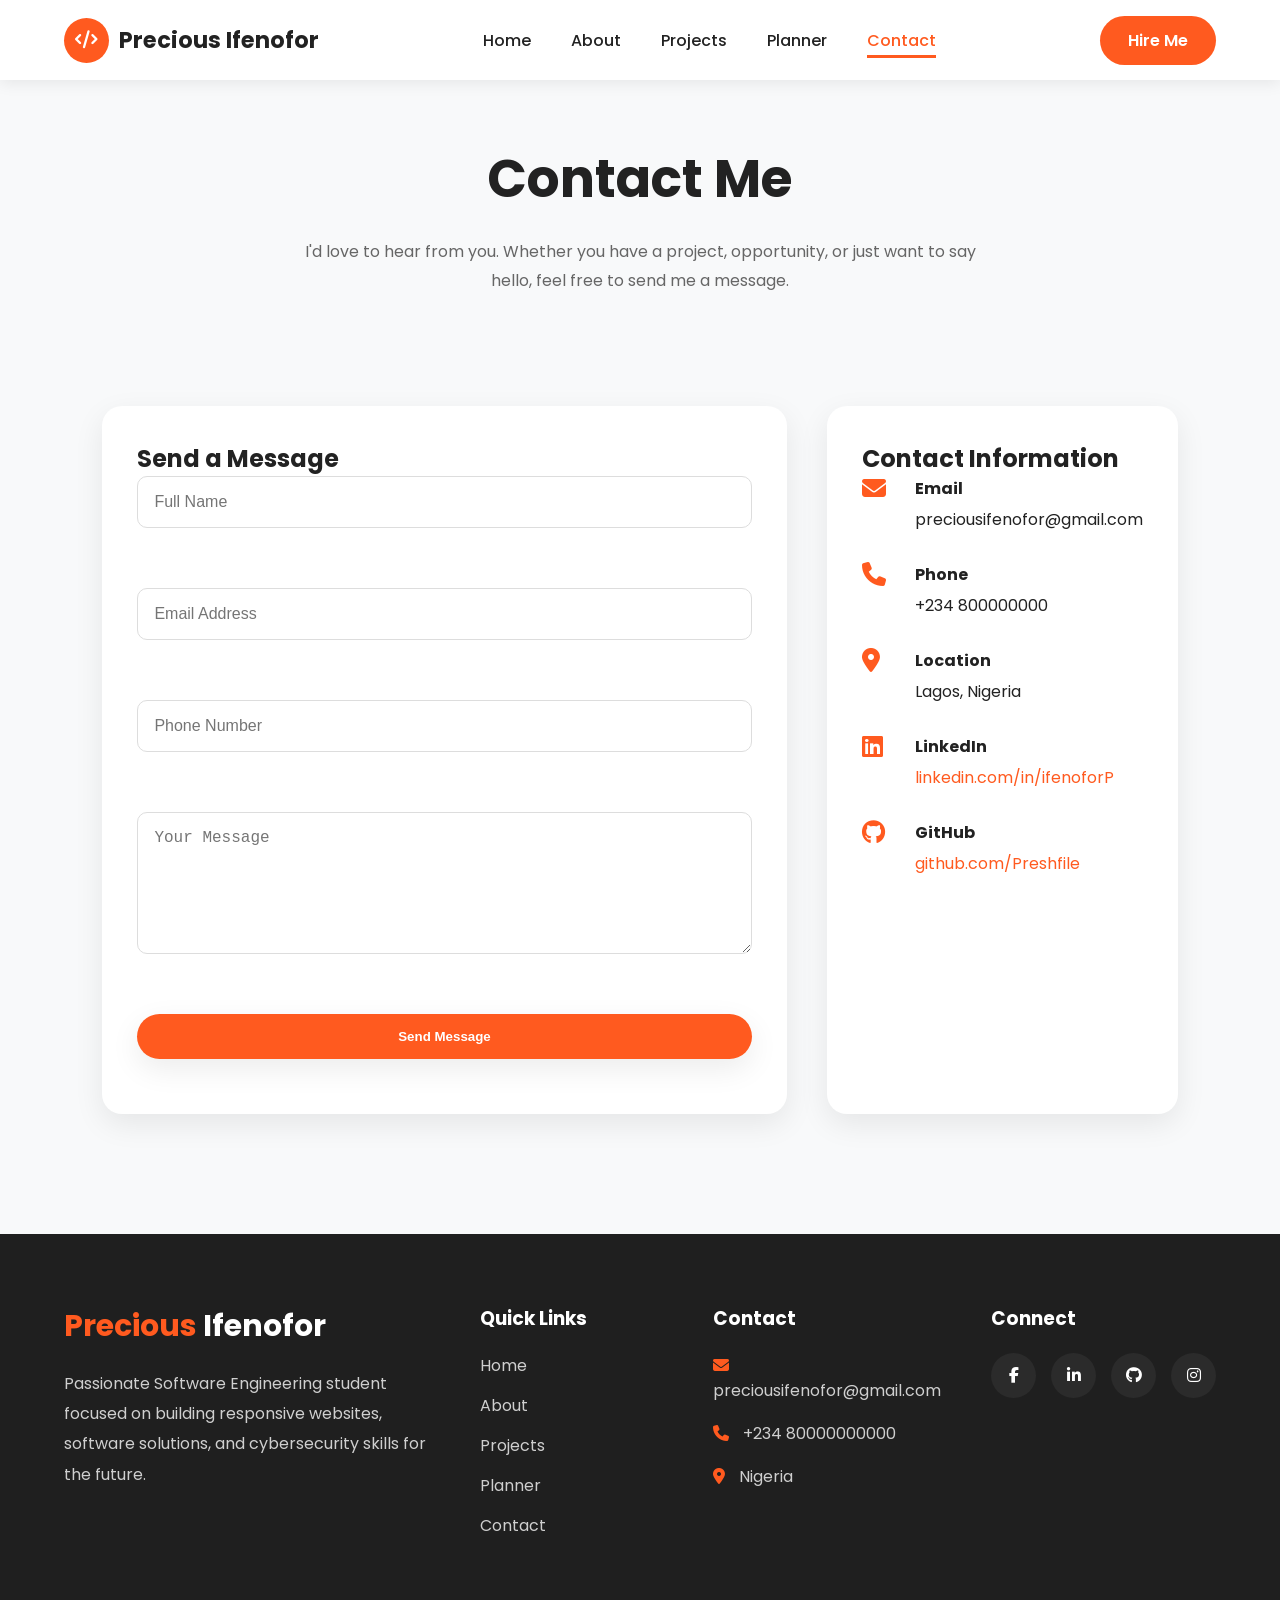
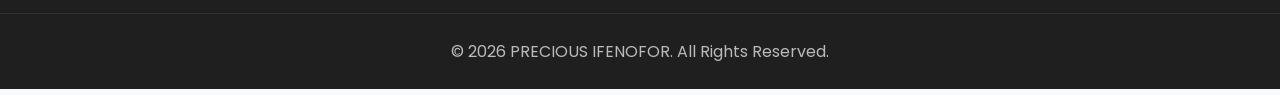
<file: contact.html>
<!doctype html>
<html lang="en">
  <head>
    <meta charset="UTF-8" />
    <meta name="viewport" content="width=device-width, initial-scale=1.0" />
    <!-- Google Font -->
    <link rel="preconnect" href="https://fonts.googleapis.com" />
    <link rel="preconnect" href="https://fonts.gstatic.com" crossorigin />

    <link
      href="https://fonts.googleapis.com/css2?family=Poppins:wght@300;400;500;600;700;800&display=swap"
      rel="stylesheet"
    />

    <!-- Font Awesome -->
    <link
      rel="stylesheet"
      href="https://cdnjs.cloudflare.com/ajax/libs/font-awesome/6.6.0/css/all.min.css"
    />

    <!-- CSS -->
    <link rel="stylesheet" href="css/style.css" />
    <link rel="stylesheet" href="css/responsive.css" />
    <title>Precious Potfolio Website</title>
  </head>

  <body>
    <!-- Header -->
    <header>
      <nav class="navbar">
        <!-- Logo -->

        <a href="index.html" class="logo">
          <span class="logo-icon">
            <i class="fa-solid fa-code"></i>
          </span>

          <span class="logo-text"> Precious Ifenofor</span>
        </a>

        <!-- Navigation -->

        <ul class="nav-links">
          <li><a href="index.html">Home</a></li>

          <li><a href="about.html">About</a></li>

          <li><a href="projects.html">Projects</a></li>

          <li><a href="planner.html">Planner</a></li>

          <li><a href="contact.html" class="active">Contact</a></li>
        </ul>

        <!-- CTA Button -->

        <a href="contact.html" class="btn-nav"> Hire Me </a>

        <!-- Mobile Menu -->

        <div class="hamburger">
          <span></span>

          <span></span>

          <span></span>
        </div>
      </nav>
    </header>

    <main>
      <!-- ==========================================
                CONTACT HERO
========================================== -->

      <section class="contact-hero">
        <div class="container">
          <h1>Contact Me</h1>

          <p>
            I'd love to hear from you. Whether you have a project, opportunity,
            or just want to say hello, feel free to send me a message.
          </p>
        </div>
      </section>

      <!-- ==========================================
                CONTACT SECTION
========================================== -->

      <section class="contact">
        <div class="contact-container">
          <!-- Contact Form -->

          <div class="contact-form">
            <h2>Send a Message</h2>

            <form id="contactForm">
              <input type="text" id="name" placeholder="Full Name" />

              <small class="error" id="nameError"></small>

              <input type="email" id="email" placeholder="Email Address" />

              <small class="error" id="emailError"></small>

              <input type="text" id="phone" placeholder="Phone Number" />

              <small class="error" id="phoneError"></small>

              <textarea
                id="message"
                rows="6"
                placeholder="Your Message"
              ></textarea>

              <small class="error" id="messageError"></small>

              <button type="submit" class="contact-form button">Send Message</button>

              <p id="successMessage"></p>
            </form>
          </div>

          <!-- Contact Information -->

          <div class="contact-info">
            <h2>Contact Information</h2>

            <div class="info-box">
              <i class="fas fa-envelope"></i>

              <div>
                <h4>Email</h4>

                <p>preciousifenofor@gmail.com</p>
              </div>
            </div>

            <div class="info-box">
              <i class="fas fa-phone"></i>

              <div>
                <h4>Phone</h4>

                <p>+234 800000000</p>
              </div>
            </div>

            <div class="info-box">
              <i class="fas fa-location-dot"></i>

              <div>
                <h4>Location</h4>

                <p>Lagos, Nigeria</p>
              </div>
            </div>

            <div class="info-box">
              <i class="fab fa-linkedin"></i>

              <div>
                <h4>LinkedIn</h4>

                <a href="#">linkedin.com/in/ifenoforP</a>
              </div>
            </div>

            <div class="info-box">
              <i class="fab fa-github"></i>

              <div>
                <h4>GitHub</h4>

                <a href="https://github.com/Preshfile">github.com/Preshfile</a>
              </div>
            </div>
          </div>
        </div>
      </section>
    </main>

    <!-- ==========================================
                FOOTER
=========================================== -->

    <footer>
      <div class="footer-container">
        <!-- Column 1 -->

        <div class="footer-about">
          <h2><span>Precious</span> Ifenofor</h2>

          <p>
            Passionate Software Engineering student focused on building
            responsive websites, software solutions, and cybersecurity skills
            for the future.
          </p>
        </div>

        <!-- Column 2 -->

        <div class="footer-links">
          <h3>Quick Links</h3>

          <ul>
            <li><a href="index.html">Home</a></li>

            <li><a href="about.html">About</a></li>

            <li><a href="projects.html">Projects</a></li>

            <li><a href="planner.html">Planner</a></li>

            <li><a href="contact.html">Contact</a></li>
          </ul>
        </div>

        <!-- Column 3 -->

        <div class="footer-contact">
          <h3>Contact</h3>

          <p>
            <i class="fa-solid fa-envelope"></i>

            preciousifenofor@gmail.com
          </p>

          <p>
            <i class="fa-solid fa-phone"></i>

            +234 80000000000
          </p>

          <p>
            <i class="fa-solid fa-location-dot"></i>

            Nigeria
          </p>
        </div>

        <!-- Column 4 -->

        <div class="footer-social">
          <h3>Connect</h3>

          <div class="footer-icons">
            <a href="#"><i class="fab fa-facebook-f"></i></a>

            <a href="#"><i class="fab fa-linkedin-in"></i></a>

            <a href="#"><i class="fab fa-github"></i></a>

            <a href="#"><i class="fab fa-instagram"></i></a>
          </div>
        </div>
      </div>

      <div class="footer-bottom">
        <p>© 2026 PRECIOUS IFENOFOR. All Rights Reserved.</p>
      </div>
    </footer>

    <script src="js/script.js"></script>
    <script src="js/validation.js"></script>
  </body>
</html>
</file>
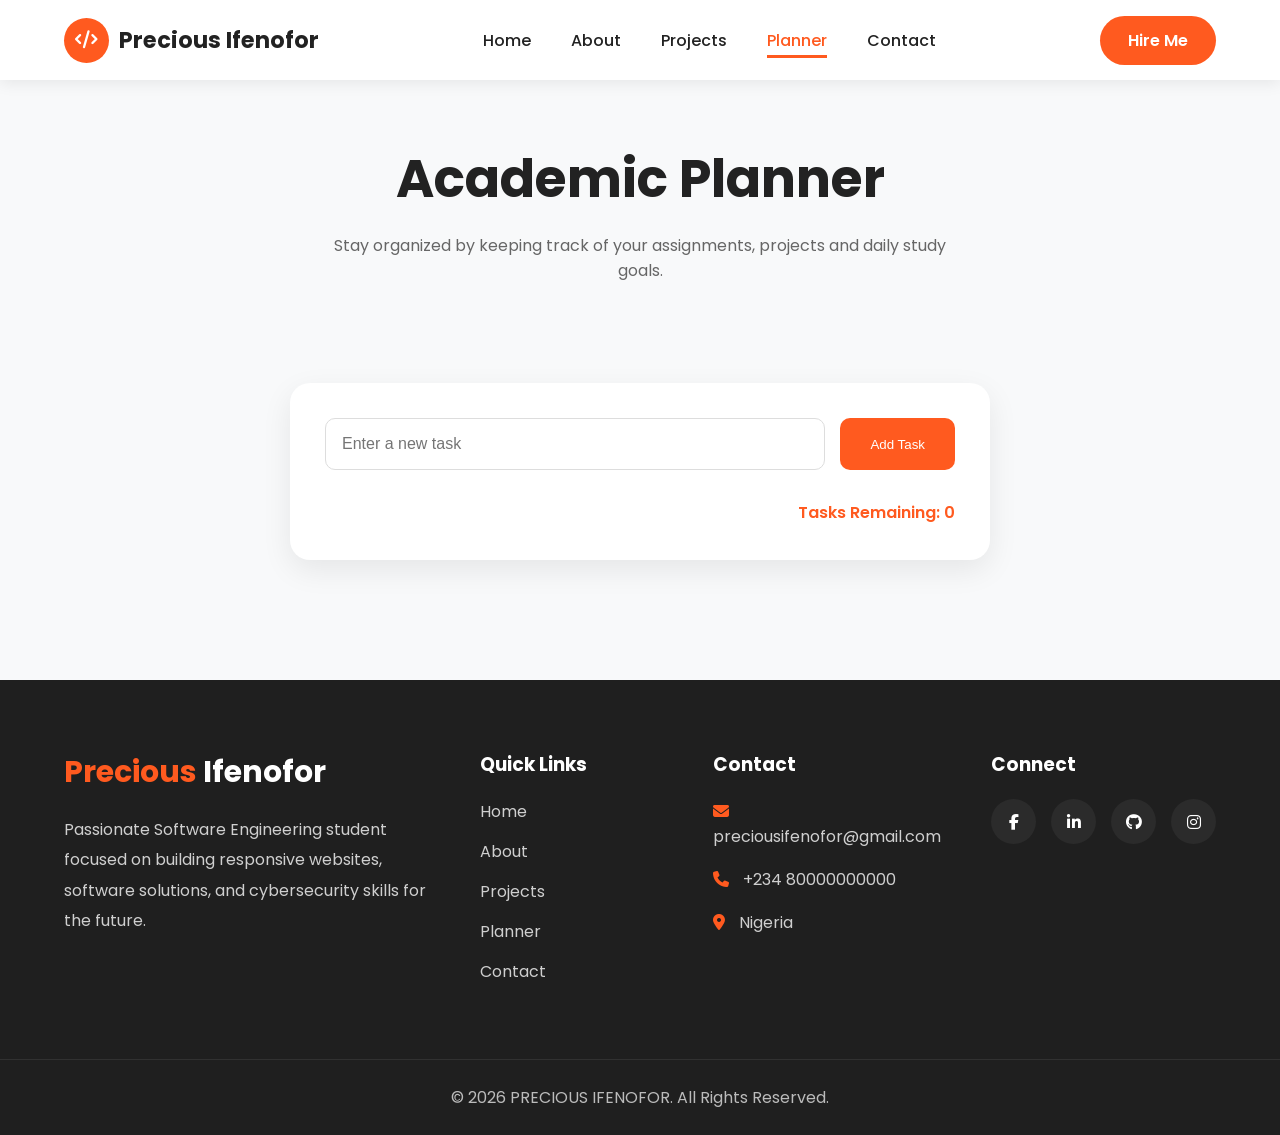
<file: planner.html>
<!doctype html>
<html lang="en">
  <head>
    <meta charset="UTF-8" />
    <meta name="viewport" content="width=device-width, initial-scale=1.0" />
    <!-- Google Font -->
    <link rel="preconnect" href="https://fonts.googleapis.com" />
    <link rel="preconnect" href="https://fonts.gstatic.com" crossorigin />

    <link
      href="https://fonts.googleapis.com/css2?family=Poppins:wght@300;400;500;600;700;800&display=swap"
      rel="stylesheet"
    />

    <!-- Font Awesome -->
    <link
      rel="stylesheet"
      href="https://cdnjs.cloudflare.com/ajax/libs/font-awesome/6.6.0/css/all.min.css"
    />

    <!-- CSS -->
    <link rel="stylesheet" href="css/style.css" />
    <link rel="stylesheet" href="css/responsive.css" />
    <title>Precious Potfolio Website</title>
  </head>

  <body>
    <!-- Header -->
    <header>
      <nav class="navbar">
        <!-- Logo -->

        <a href="index.html" class="logo">
          <span class="logo-icon">
            <i class="fa-solid fa-code"></i>
          </span>

          <span class="logo-text"> Precious Ifenofor</span>
        </a>

        <!-- Navigation -->

        <ul class="nav-links">
          <li><a href="index.html">Home</a></li>

          <li><a href="about.html">About</a></li>

          <li><a href="projects.html">Projects</a></li>

          <li><a href="planner.html" class="active">Planner</a></li>

          <li><a href="contact.html">Contact</a></li>
        </ul>

        <!-- CTA Button -->

        <a href="contact.html" class="btn-nav"> Hire Me </a>

        <!-- Mobile Menu -->

        <div class="hamburger">
          <span></span>

          <span></span>

          <span></span>
        </div>
      </nav>
    </header>

    <main>
      <!-- ==========================================
            PLANNER HERO
========================================== -->

      <section class="planner-hero">
        <div class="container">
          <h1>Academic Planner</h1>

          <p>
            Stay organized by keeping track of your assignments, projects and
            daily study goals.
          </p>
        </div>
      </section>

      <!-- ==========================================
                TASK PLANNER
========================================== -->

      <section class="planner">
        <div class="planner-container">
          <div class="planner-input">
            <input type="text" id="taskInput" placeholder="Enter a new task" />

            <button id="addTask">Add Task</button>
          </div>

          <ul id="taskList"></ul>

          <div class="task-summary">
            Tasks Remaining:
            <span id="taskCount">0</span>
          </div>
        </div>
      </section>
    </main>

    <!-- ==========================================
                FOOTER
=========================================== -->

    <footer>
      <div class="footer-container">
        <!-- Column 1 -->

        <div class="footer-about">
          <h2><span>Precious</span> Ifenofor</h2>

          <p>
            Passionate Software Engineering student focused on building
            responsive websites, software solutions, and cybersecurity skills
            for the future.
          </p>
        </div>

        <!-- Column 2 -->

        <div class="footer-links">
          <h3>Quick Links</h3>

          <ul>
            <li><a href="index.html">Home</a></li>

            <li><a href="about.html">About</a></li>

            <li><a href="projects.html">Projects</a></li>

            <li><a href="planner.html">Planner</a></li>

            <li><a href="contact.html">Contact</a></li>
          </ul>
        </div>

        <!-- Column 3 -->

        <div class="footer-contact">
          <h3>Contact</h3>

          <p>
            <i class="fa-solid fa-envelope"></i>

            preciousifenofor@gmail.com
          </p>

          <p>
            <i class="fa-solid fa-phone"></i>

            +234 80000000000
          </p>

          <p>
            <i class="fa-solid fa-location-dot"></i>

            Nigeria
          </p>
        </div>

        <!-- Column 4 -->

        <div class="footer-social">
          <h3>Connect</h3>

          <div class="footer-icons">
            <a href="#"><i class="fab fa-facebook-f"></i></a>

            <a href="#"><i class="fab fa-linkedin-in"></i></a>

            <a href="#"><i class="fab fa-github"></i></a>

            <a href="#"><i class="fab fa-instagram"></i></a>
          </div>
        </div>
      </div>

      <div class="footer-bottom">
        <p>© 2026 PRECIOUS IFENOFOR. All Rights Reserved.</p>
      </div>
    </footer>
    <script src="js/script.js"></script>
  </body>
</html>
</file>
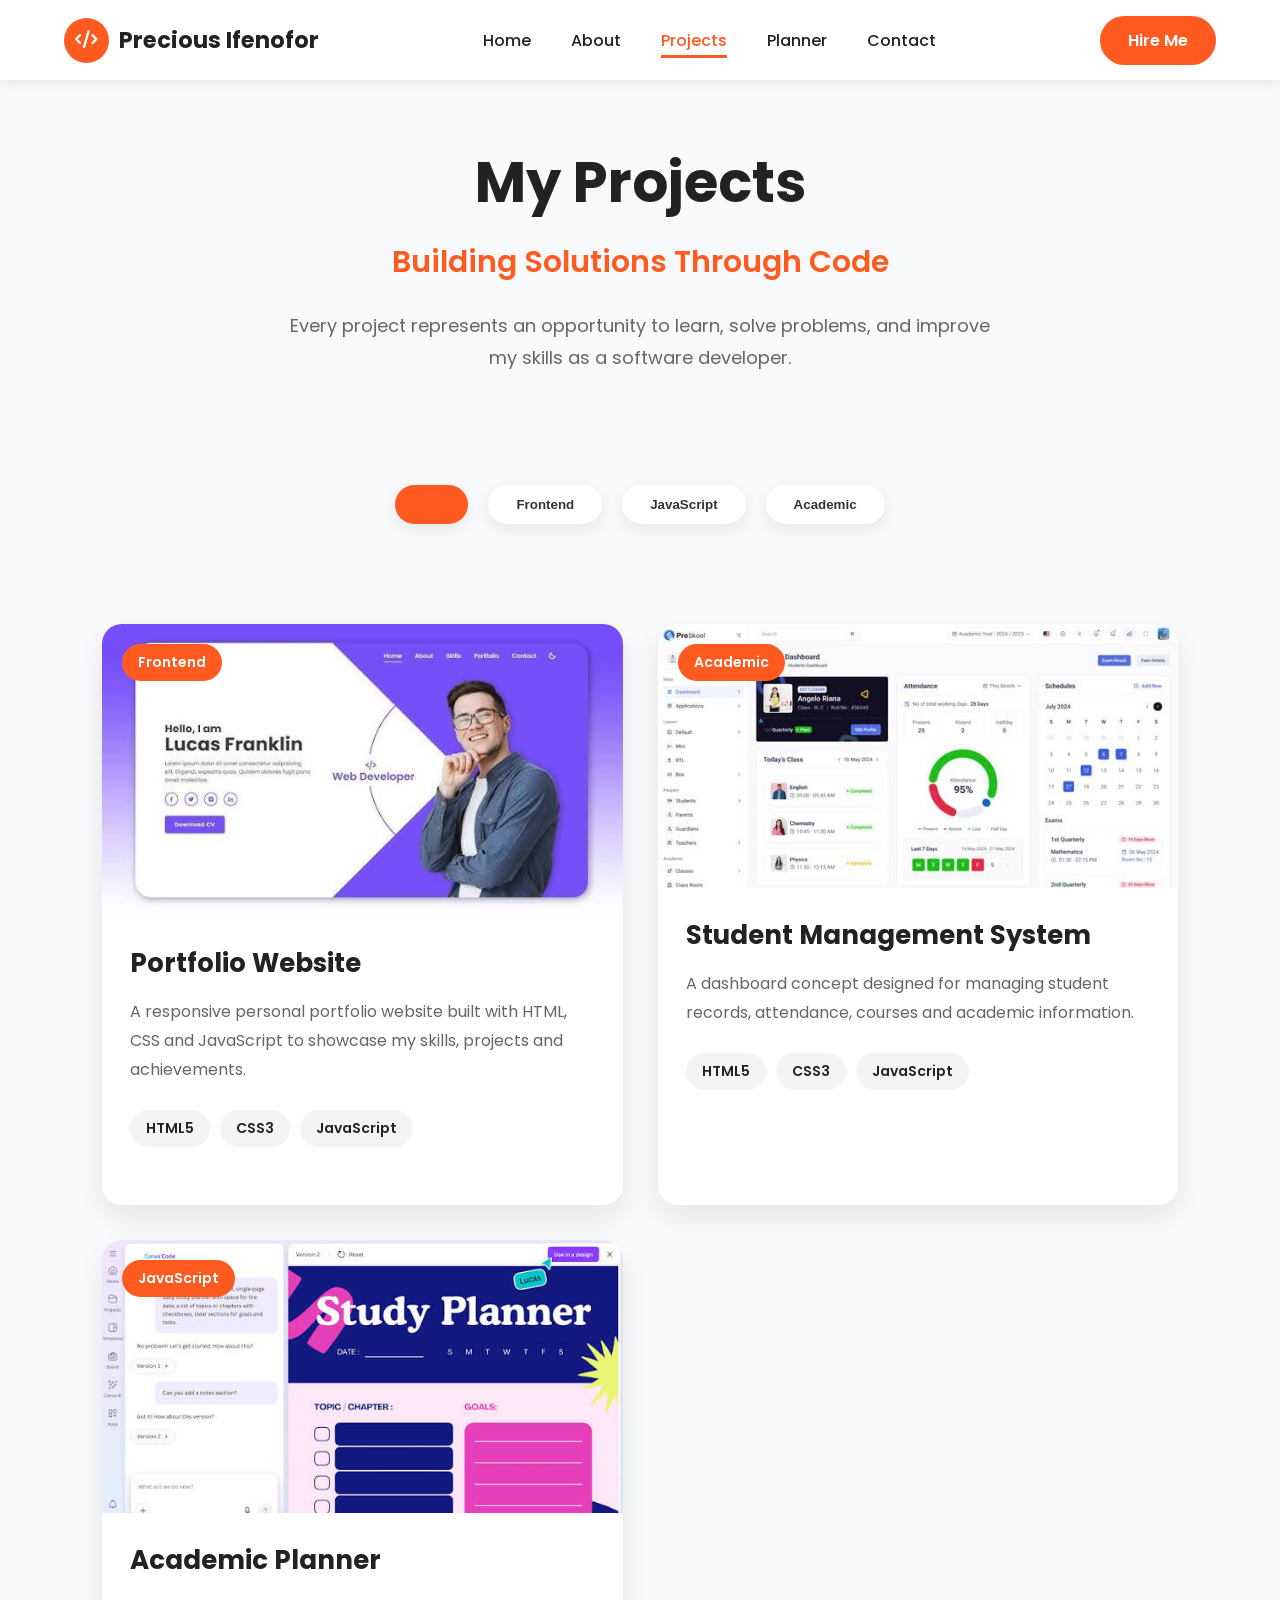
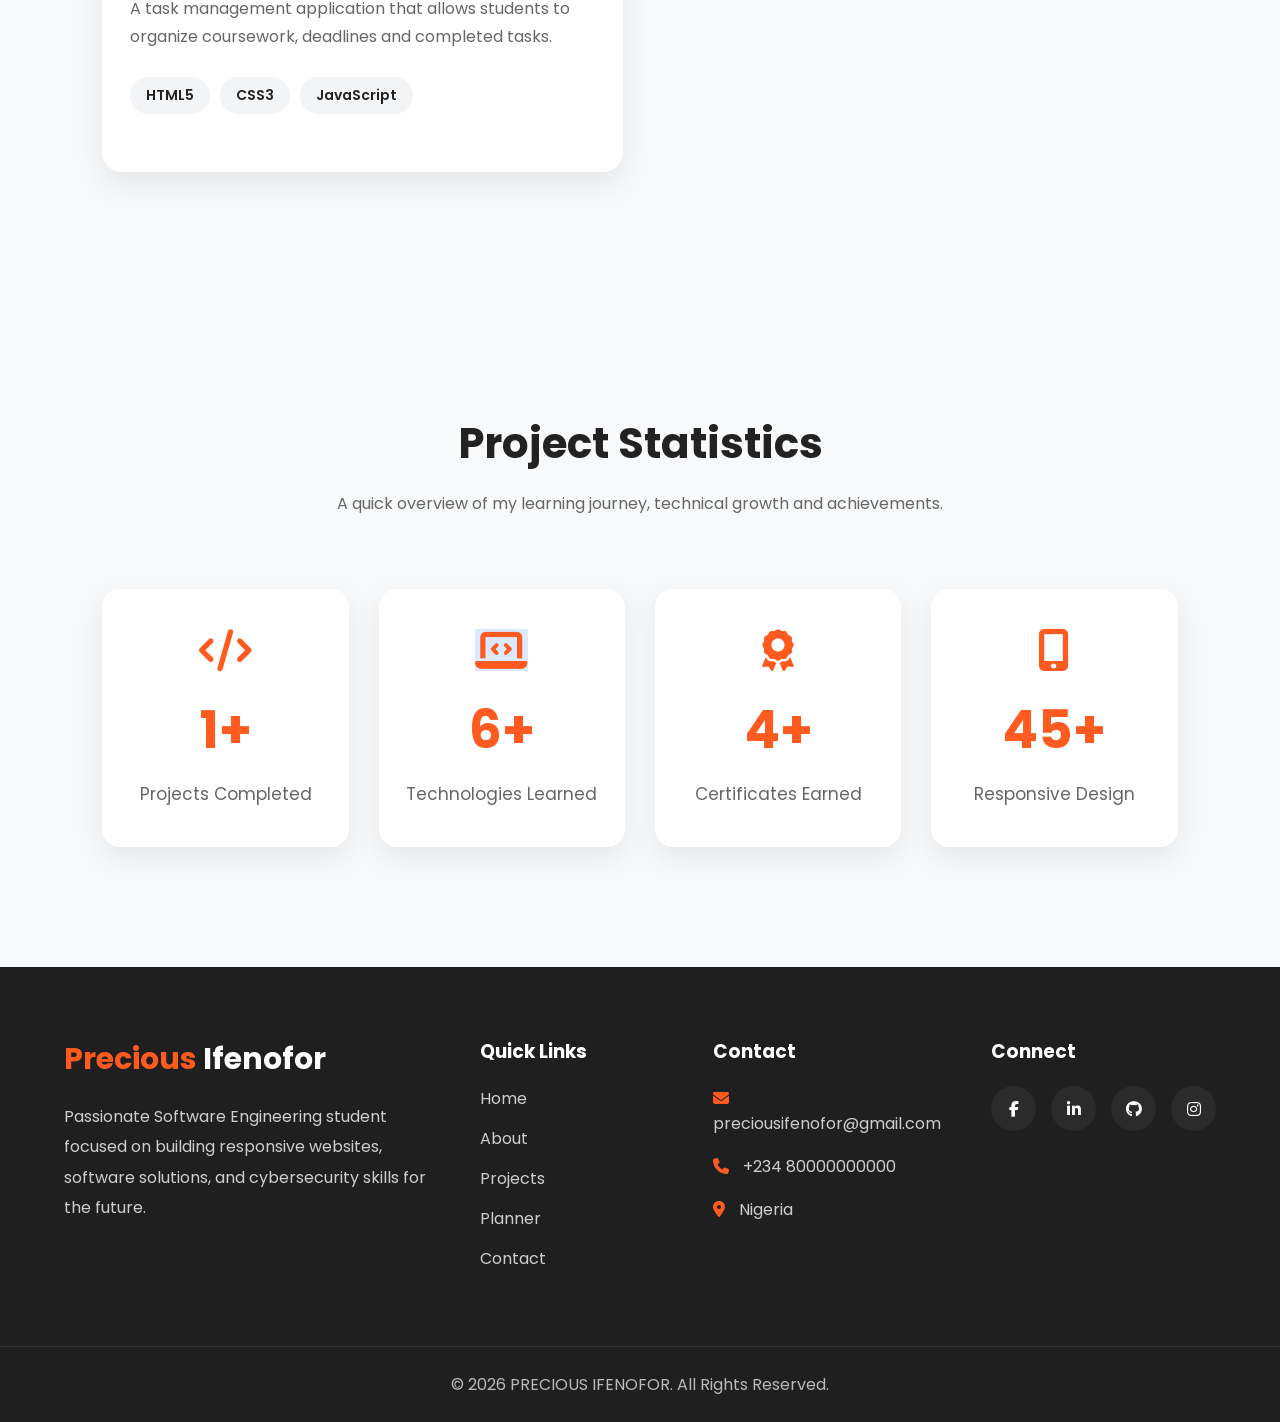
<file: projects.html>
<!doctype html>
<html lang="en">
  <head>
    <meta charset="UTF-8" />
    <meta name="viewport" content="width=device-width, initial-scale=1.0" />
    <!-- Google Font -->
    <link rel="preconnect" href="https://fonts.googleapis.com" />
    <link rel="preconnect" href="https://fonts.gstatic.com" crossorigin />

    <link
      href="https://fonts.googleapis.com/css2?family=Poppins:wght@300;400;500;600;700;800&display=swap"
      rel="stylesheet"
    />

    <!-- Font Awesome -->
    <link
      rel="stylesheet"
      href="https://cdnjs.cloudflare.com/ajax/libs/font-awesome/6.6.0/css/all.min.css"
    />

    <!-- CSS -->
    <link rel="stylesheet" href="css/style.css" />
    <link rel="stylesheet" href="css/responsive.css" />
    <title>Precious Potfolio Website</title>
  </head>

  <body>
    <!-- Header -->
    <header>
      <nav class="navbar">
        <!-- Logo -->

        <a href="index.html" class="logo">
          <span class="logo-icon">
            <i class="fa-solid fa-code"></i>
          </span>

          <span class="logo-text"> Precious Ifenofor</span>
        </a>

        <!-- Navigation -->

        <ul class="nav-links">
          <li><a href="index.html">Home</a></li>

          <li><a href="about.html">About</a></li>

          <li><a href="projects.html" class="active">Projects</a></li>

          <li><a href="planner.html">Planner</a></li>

          <li><a href="contact.html">Contact</a></li>
        </ul>

        <!-- CTA Button -->

        <a href="contact.html" class="btn-nav"> Hire Me </a>

        <!-- Mobile Menu -->

        <div class="hamburger">
          <span></span>

          <span></span>

          <span></span>
        </div>
      </nav>
    </header>

    <main>
     
        <!-- ==========================================
                PROJECT HERO
=========================================== -->

<section class="project-hero">

    <div class="container">

        <h1>My Projects</h1>

        <h3>Building Solutions Through Code</h3>

        <p>

            Every project represents an opportunity to
            learn, solve problems, and improve my skills
            as a software developer.

        </p>

    </div>

</section>


<!-- ==========================================
            PROJECT FILTERS
=========================================== -->

<section class="project-filter">

    <div class="filter-buttons">

        <button class="filter-btn active"
                data-filter="all">

            All

        </button>

        <button class="filter-btn"
                data-filter="frontend">

            Frontend

        </button>

        <button class="filter-btn"
                data-filter="javascript">

            JavaScript

        </button>

        <button class="filter-btn"
                data-filter="academic">

            Academic

        </button>

    </div>

</section>

<!-- ==========================================
                PROJECT GRID
=========================================== -->

<section class="projects">

    <div class="projects-grid">

        <!-- ================= PROJECT 1 ================= -->

        <article class="project-card" data-category="frontend">

            <div class="project-image">

                <img src="images/Portfolio_1.jpg" alt="Portfolio Website">

                <span class="project-badge">Frontend</span>

                <div class="project-overlay">

                    <a href="#" class="overlay-btn">
                        <i class="fas fa-eye"></i>
                        Live Demo
                    </a>

                    <a href="#" class="overlay-btn">
                        <i class="fab fa-github"></i>
                        GitHub
                    </a>

                </div>

            </div>

            <div class="project-content">

                <h3>Portfolio Website</h3>

                <p>
                    A responsive personal portfolio website built
                    with HTML, CSS and JavaScript to showcase my
                    skills, projects and achievements.
                </p>

                <div class="tech-stack">

                    <span>HTML5</span>
                    <span>CSS3</span>
                    <span>JavaScript</span>

                </div>

            </div>

        </article>

        <!-- ================= PROJECT 2 ================= -->

        <article class="project-card" data-category="academic">

            <div class="project-image">

                <img src="images/Portfolio_2.jpg" alt="Student Management System">

                <span class="project-badge">Academic</span>

                <div class="project-overlay">

                    <a href="#" class="overlay-btn">
                        <i class="fas fa-eye"></i>
                        Live Demo
                    </a>

                    <a href="#" class="overlay-btn">
                        <i class="fab fa-github"></i>
                        GitHub
                    </a>

                </div>

            </div>

            <div class="project-content">

                <h3>Student Management System</h3>

                <p>
                    A dashboard concept designed for managing
                    student records, attendance, courses and
                    academic information.
                </p>

                <div class="tech-stack">

                    <span>HTML5</span>
                    <span>CSS3</span>
                    <span>JavaScript</span>

                </div>

            </div>

        </article>

        <!-- ================= PROJECT 3 ================= -->

        <article class="project-card" data-category="javascript">

            <div class="project-image">

                <img src="images/portfolio_3.jpg" alt="Academic Planner">

                <span class="project-badge">JavaScript</span>

                <div class="project-overlay">

                    <a href="#" class="overlay-btn">
                        <i class="fas fa-eye"></i>
                        Live Demo
                    </a>

                    <a href="#" class="overlay-btn">
                        <i class="fab fa-github"></i>
                        GitHub
                    </a>

                </div>

            </div>

            <div class="project-content">

                <h3>Academic Planner</h3>

                <p>
                    A task management application that allows
                    students to organize coursework, deadlines
                    and completed tasks.
                </p>

                <div class="tech-stack">

                    <span>HTML5</span>
                    <span>CSS3</span>
                    <span>JavaScript</span>

                </div>

            </div>

        </article>

    </div>

</section>


<!-- ==========================================
            PROJECT STATISTICS
=========================================== -->

<section class="project-stats">

    <div class="container">

        <div class="section-title">

            <h2>Project Statistics</h2>

            <p>
                A quick overview of my learning journey,
                technical growth and achievements.
            </p>

        </div>

        <div class="stats-grid">

            <!-- Card 1 -->

            <div class="stat-card">
                <i class="fas fa-code"></i>

                <h3 class="counter" data-target="3">0</h3>

                <p>Projects Completed</p>

            </div>

            <!-- Card 2 -->

            <div class="stat-card">
                <i class="fas fa-laptop-code"></i>

                <h3 class="counter" data-target="12">0</h3>

                <p>Technologies Learned</p>

            </div>

            <!-- Card 3 -->

            <div class="stat-card">
                <i class="fas fa-award"></i>

                <h3 class="counter" data-target="8">0</h3>
                

                <p>Certificates Earned</p>

            </div>

            <!-- Card 4 -->

            <div class="stat-card">
                <i class="fas fa-mobile-alt"></i>

                <h3 class="counter" data-target="99">0</h3>

                <p>Responsive Design</p>

            </div>

        </div>

    </div>

</section>


    <!-- ==========================================
                FOOTER
=========================================== -->

    <footer>
        <div class="footer-container">
            <!-- Column 1 -->

            <div class="footer-about">
                <h2><span>Precious</span> Ifenofor</h2>

                <p>
                    Passionate Software Engineering student focused on building responsive
                    websites, software solutions, and cybersecurity skills for the
                    future.
                </p>
            </div>

            <!-- Column 2 -->

            <div class="footer-links">
                <h3>Quick Links</h3>

                <ul>
                    <li><a href="index.html">Home</a></li>

                    <li><a href="about.html">About</a></li>

                    <li><a href="projects.html">Projects</a></li>

                    <li><a href="planner.html">Planner</a></li>

                    <li><a href="contact.html">Contact</a></li>
                </ul>
            </div>

            <!-- Column 3 -->

            <div class="footer-contact">
                <h3>Contact</h3>

                <p>
                    <i class="fa-solid fa-envelope"></i>

                    preciousifenofor@gmail.com
                </p>

                <p>
                    <i class="fa-solid fa-phone"></i>

                    +234 80000000000
                </p>

                <p>
                    <i class="fa-solid fa-location-dot"></i>

                    Nigeria
                </p>
            </div>

            <!-- Column 4 -->

            <div class="footer-social">
                <h3>Connect</h3>

                <div class="footer-icons">
                    <a href="#"><i class="fab fa-facebook-f"></i></a>

                    <a href="#"><i class="fab fa-linkedin-in"></i></a>

                    <a href="#"><i class="fab fa-github"></i></a>

                    <a href="#"><i class="fab fa-instagram"></i></a>
                </div>
            </div>
        </div>

        <div class="footer-bottom">
            <p>© 2026 PRECIOUS IFENOFOR. All Rights Reserved.</p>
        </div>
    </footer>
    <script src="js/script.js"></script>
  </body>
</html>
</file>
<file: css/style.css>
/*=========================================
    HOME
=========================================*/

*{
    margin:0;
    padding:0;
    box-sizing:border-box;
}

:root{

    --primary:#ff5a1f;
    --dark:#222;
    --light:#ffffff;
    --gray:#777;
    --background:#f8f9fa;

}

html{

    scroll-behavior:smooth;

}

body{

    font-family:'Poppins',sans-serif;
    background:var(--background);
    color:var(--dark);

}

/*=========================================
        HEADER
=========================================*/

header{

    width:100%;
    background:#fff;

    position:fixed;

    top:0;
    left:0;

    z-index:1000;

    box-shadow:0 3px 15px rgba(0,0,0,.08);

}

/*=========================================
        NAVBAR
=========================================*/

.navbar{

    width:90%;
    max-width:1200px;

    margin:auto;

    height:80px;

    display:flex;

    justify-content:space-between;

    align-items:center;

}

/*=========================================
        LOGO
=========================================*/

.logo{

    text-decoration:none;

    display:flex;

    align-items:center;

    gap:10px;

    font-size:1.4rem;

    font-weight:700;

    color:var(--dark);

}

.logo-icon{

    width:45px;

    height:45px;

    border-radius:50%;

    background:var(--primary);

    color:#fff;

    display:flex;

    justify-content:center;

    align-items:center;

    font-size:18px;

}

.logo:hover{

    color:var(--primary);

}

/*=========================================
        NAV LINKS
=========================================*/

.nav-links{

    display:flex;

    list-style:none;

    gap:40px;

}

.nav-links a{

    text-decoration:none;

    color:var(--dark);

    font-weight:500;

    position:relative;

    transition:.3s;

}

/* underline animation */

.nav-links a::after{

    content:"";

    position:absolute;

    left:0;

    bottom:-6px;

    width:0;

    height:3px;

    background:var(--primary);

    transition:.4s;

}

.nav-links a:hover::after{

    width:100%;

}

.nav-links a:hover{

    color:var(--primary);

}

/* active page */

.active{

    color:var(--primary) !important;

}

.active::after{

    width:100% !important;

}

/*=========================================
        BUTTON
=========================================*/

.btn-nav{

    text-decoration:none;

    background:var(--primary);

    color:white;

    padding:12px 28px;

    border-radius:40px;

    font-weight:600;

    transition:.4s;

}

.btn-nav:hover{

    transform:translateY(-3px);

    box-shadow:0 12px 25px rgba(255,90,31,.35);

}

/*=========================================
        HAMBURGER
=========================================*/

.hamburger{

    display:none;

    flex-direction:column;

    cursor:pointer;

    gap:6px;

}

.hamburger span{

    width:28px;

    height:3px;

    background:#222;

    transition:.4s;

}

/*=========================================
            HERO SECTION
=========================================*/

.hero{

    min-height:100vh;

    display:flex;

    align-items:center;

    background:white;

    padding-top:90px;

}

.hero-container{

    width:90%;

    max-width:1200px;

    margin:auto;

    display:flex;

    justify-content:space-between;

    align-items:center;

    gap:80px;

}

.hero-content{

    flex:1;

}

.intro{

    color:var(--primary);

    font-size:18px;

    font-weight:600;

    margin-bottom:15px;

}

.hero-content h1{

    font-size:65px;

    line-height:1.1;

    margin-bottom:20px;

}

.hero-content h1 span{

    color:var(--primary);

}

.hero-content h3{

    font-size:26px;

    font-weight:500;

    color:#555;

    margin-bottom:10px;

}

.hero-content h2{

    font-size:22px;

    font-weight:600;

    margin-bottom:25px;

}

.hero-content h2 span{

    color:var(--primary);

}

.hero-text{

    color:#666;

    line-height:1.8;

    max-width:550px;

    margin-bottom:35px;

}

/* Hero Buttons */

.hero-buttons{

    display:flex;

    gap:20px;

    margin-bottom:35px;

}

.btn-primary{

    background:var(--primary);

    color:white;

    padding:15px 35px;

    border-radius:40px;

    text-decoration:none;

    font-weight:600;

    transition:.4s;

}

.btn-primary:hover{

    transform:translateY(-4px);

    box-shadow:0 15px 30px rgba(255,90,31,.3);

}

.btn-secondary{

    border:2px solid var(--primary);

    color:var(--primary);

    padding:15px 35px;

    border-radius:40px;

    text-decoration:none;

    font-weight:600;

    transition:.4s;

}

.btn-secondary:hover{

    background:var(--primary);

    color:white;

}

/*  SociaL Icon */

.social-icons{

    display:flex;

    gap:20px;

}

.social-icons a{

    width:45px;

    height:45px;

    border-radius:50%;

    display:flex;

    justify-content:center;

    align-items:center;

    text-decoration:none;

    background:#f2f2f2;

    color:var(--dark);

    transition:.4s;

    font-size:18px;

}

.social-icons a:hover{

    background:var(--primary);

    color:white;

    transform:translateY(-5px);

}


/* Right Side */

.hero-image{

    flex:1;

    display:flex;

    justify-content:center;

    align-items:center;

    position:relative;

}

.circle{

    position:absolute;

    width:420px;

    height:420px;

    border-radius:50%;

    background:var(--primary);

    z-index:1;

}

.hero-image img{

    width:380px;

    position:relative;

    z-index:2;

    border-radius:20px;

    animation:float 4s ease-in-out infinite;

}


/* Floating Animation */

@keyframes float{

0%{

transform:translateY(0);

}

50%{

transform:translateY(-15px);

}

100%{

transform:translateY(0);

}

}

/*=========================================
            QUICK STATS
=========================================*/

.stats{

    padding:100px 0;

    background:#f8f9fa;

}

.section-title{

    text-align:center;

    margin-bottom:70px;

}

.section-title h2{

    font-size:42px;

    color:var(--dark);

    margin-bottom:15px;

}

.section-title p{

    max-width:650px;

    margin:auto;

    color:#666;

    line-height:1.8;

}

.stats-container{

    width:90%;

    max-width:1200px;

    margin:auto;

    display:grid;

    grid-template-columns:repeat(auto-fit,minmax(230px,1fr));

    gap:30px;

}

/* CSS CARD */

.stat-card{

    background:white;

    padding:40px 30px;

    border-radius:20px;

    text-align:center;

    transition:.4s;

    box-shadow:0 8px 25px rgba(0,0,0,.05);

    position:relative;

    overflow:hidden;

}

.stat-card::before{

    content:"";

    position:absolute;

    top:0;

    left:0;

    width:100%;

    height:5px;

    background:var(--primary);

    transform:scaleX(0);

    transition:.4s;

}

.stat-card:hover::before{

    transform:scaleX(1);

}

.stat-card:hover{

    transform:translateY(-12px);

    box-shadow:0 18px 35px rgba(0,0,0,.12);

}

/* Icons */

.stat-card i{

    font-size:42px;

    color:var(--primary);

    margin-bottom:20px;

}

/* Numbers */

.counter{

    font-size:52px;

    color:var(--dark);

    font-weight:700;

    margin-bottom:10px;

}

/* Texts */

.stat-card p{

    color:#666;

    font-size:17px;

}



/*=========================================
                FOOTER
=========================================*/

footer{

    background:#1f1f1f;

    color:white;

    padding-top:70px;

}

.footer-container{

    width:90%;

    max-width:1200px;

    margin:auto;

    display:grid;

    grid-template-columns:2fr 1fr 1fr 1fr;

    gap:50px;

}

/* Footer about */

.footer-about h2{

    margin-bottom:20px;

    font-size:30px;

}

.footer-about span{

    color:var(--primary);

}

.footer-about p{

    color:#cfcfcf;

    line-height:1.9;

}

/* Links */


.footer-links h3,
.footer-contact h3,
.footer-social h3{

    margin-bottom:20px;

}

.footer-links ul{

    list-style:none;

}

.footer-links li{

    margin-bottom:15px;

}

.footer-links a{

    text-decoration:none;

    color:#cfcfcf;

    transition:.3s;

}

.footer-links a:hover{

    color:var(--primary);

    padding-left:8px;

}


/* Contacts */

.footer-contact p{

    margin-bottom:18px;

    color:#cfcfcf;

}

.footer-contact i{

    color:var(--primary);

    margin-right:10px;

}

/* Social icons */

.footer-icons{

    display:flex;

    gap:15px;

}

.footer-icons a{

    width:45px;

    height:45px;

    border-radius:50%;

    background:#2b2b2b;

    display:flex;

    justify-content:center;

    align-items:center;

    color:white;

    text-decoration:none;

    transition:.4s;

}

.footer-icons a:hover{

    background:var(--primary);

    transform:translateY(-6px);

}


/* Bottom Footer */

.footer-bottom{

    border-top:1px solid rgba(255,255,255,.08);

    margin-top:60px;

    padding:25px;

    text-align:center;

}

.footer-bottom p{

    color:#bbb;

}



/*=========================================
            ABOUT HERO
=========================================*/

.about-hero{

    min-height:65vh;

    display:flex;

    justify-content:center;

    align-items:center;

    text-align:center;

    background:linear-gradient(
        135deg,
        #ffffff 0%,
        #f8f9fa 100%
    );

    padding:150px 20px 100px;

}

/* CONTENT */
.about-hero-content{

    max-width:800px;

}

/* SMALL HEADING */

.section-subtitle{

    color:var(--primary);

    font-size:18px;

    font-weight:600;

    letter-spacing:2px;

    text-transform:uppercase;

    margin-bottom:20px;

}

/* MAIN HEADING */

.about-hero h1{

    font-size:70px;

    margin-bottom:20px;

    font-weight:800;

    color:var(--dark);

}

.about-hero h1 span{

    color:var(--primary);

}

/* TAGLINE */

.about-hero h2{

    font-size:34px;

    line-height:1.5;

    font-weight:600;

    margin-bottom:35px;

    color:#444;

}

/* INTRODUCTION */

.about-intro{

    font-size:18px;

    color:#666;

    line-height:2;

    max-width:700px;

    margin:auto;

}

/* DECORATIVE ACCENT */

.about-hero h1::after{

    content:"";

    display:block;

    width:80px;

    height:4px;

    background:var(--primary);

    margin:20px auto;

    border-radius:10px;

}

/* FADE-IN ANIMATION  @ ANIMATION*/
.about-hero-content{

    animation:fadeUp 1s ease;

}

@keyframes fadeUp{

    from{

        opacity:0;

        transform:translateY(40px);

    }

    to{

        opacity:1;

        transform:translateY(0);

    }

}

/* SECTION 2 ABOUT ME */

.about-hero{

    min-height:65vh;

    display:flex;

    justify-content:center;

    align-items:center;

    text-align:center;

    background:linear-gradient(
        135deg,
        #ffffff 0%,
        #f8f9fa 100%
    );

    padding:150px 20px 100px;

    position:relative;

    overflow:hidden;

}

.about-hero::before{

    content:"ABOUT";

    position:absolute;

    top:50%;

    left:50%;

    transform:translate(-50%,-50%);

    font-size:220px;

    font-weight:800;

    color:#000;

    opacity:.03;

    letter-spacing:20px;

    z-index:1;

    user-select:none;

}

/* STAY BELOW CONTENTS */

.about-hero-content{

    position:relative;

    z-index:2;

    max-width:800px;

}

/* DECORATIVE CIRCLES */

.about-hero::after{

    content:"";

    position:absolute;

    width:320px;

    height:320px;

    border-radius:50%;

    background:rgba(255,90,31,.08);

    top:-120px;

    right:-120px;

}

/* SECTION 3 ABOUT */

/*=========================================
            MY STORY
=========================================*/

.my-story{

    padding:120px 0;

    background:white;

}

.story-container{

    width:90%;

    max-width:1200px;

    margin:auto;

    display:grid;

    grid-template-columns:1fr 1.3fr;

    gap:70px;

    align-items:center;

}

/* IMAGES */
.story-image{

    display:flex;

    justify-content:center;

}

.story-image img{

    width:100%;

    max-width:420px;

    border-radius:20px;

    box-shadow:0 20px 50px rgba(0,0,0,.12);

    transition:.4s;

}

.story-image img:hover{

    transform:translateY(-10px);

}

/* CONTENT */

.story-content h2{

    font-size:45px;

    margin-bottom:25px;

}

.story-content p{

    color:#666;

    line-height:2;

    margin-bottom:20px;

    font-size:17px;

}

/* STORY QUOTE */
.story-quote{

    margin-top:40px;

    padding:30px;

    border-left:5px solid var(--primary);

    background:#fff7f3;

    border-radius:10px;

}

.story-quote i{

    color:var(--primary);

    font-size:30px;

    margin-bottom:15px;

}

.story-quote p{

    font-style:italic;

    color:#555;

    margin:0;

}

/*=========================================
      EDUCATION & CAREER
=========================================*/

.education-career{

    padding:120px 0;

    background:#f8f9fa;

}

/* CONTAINER */

.career-container{

    width:90%;

    max-width:1200px;

    margin:auto;

    display:grid;

    grid-template-columns:1fr auto 1fr;

    gap:30px;

    align-items:center;

}

/* CARDS */

.career-card{

    background:white;

    padding:50px;

    border-radius:20px;

    text-align:center;

    box-shadow:0 12px 35px rgba(0,0,0,.08);

    transition:.4s;

    position:relative;

}

.career-card:hover{

    transform:translateY(-10px);

    box-shadow:0 20px 45px rgba(0,0,0,.12);

}

/* ICONS */

.card-icon{

    width:80px;

    height:80px;

    margin:auto;

    border-radius:50%;

    background:rgba(255,90,31,.12);

    display:flex;

    justify-content:center;

    align-items:center;

    margin-bottom:25px;

}

.card-icon i{

    color:var(--primary);

    font-size:34px;

}

/* TYPOGRAPHY */

.career-card h3{

    font-size:28px;

    margin-bottom:20px;

}

.career-card h4{

    color:var(--primary);

    margin-bottom:12px;

}

.career-card p{

    color:#666;

    line-height:1.9;

    margin:15px 0;

}

.career-card span{

    font-size:28px;

    font-weight:bold;

    color:var(--primary);

}

/* CAREER LIST */

.career-card ul{

    list-style:none;

    text-align:left;

    margin-top:20px;

}

.career-card li{

    margin:18px 0;

    position:relative;

    padding-left:30px;

    color:#666;

}

.career-card li::before{

    content:"✓";

    position:absolute;

    left:0;

    color:var(--primary);

    font-weight:bold;

}

/* DIVIDER */

.career-divider{

    width:70px;

    height:70px;

    border-radius:50%;

    background:var(--primary);

    color:white;

    display:flex;

    justify-content:center;

    align-items:center;

    font-size:28px;

    box-shadow:0 10px 30px rgba(255,90,31,.35);

}

/* HORIZONTAL RULE */

.career-card hr{

    border:none;

    height:1px;

    background:#eee;

    margin:25px 0;

}

/*=========================================
        TECHNICAL SKILLS
=========================================*/

.skills{

    padding:120px 0;

    background:#fff;

}

.skills-container{

    width:90%;

    max-width:1200px;

    margin:auto;

    display:grid;

    grid-template-columns:1fr 1fr;

    gap:70px;

    align-items:center;

}

/* LEFT SIDE */

.skills-info h3{

    font-size:35px;

    margin-bottom:25px;

}

.skills-info p{

    color:#666;

    line-height:2;

    margin-bottom:35px;

}

.skills-info ul{

    list-style:none;

}

.skills-info li{

    margin:18px 0;

    font-size:17px;

}

.skills-info i{

    color:var(--primary);

    margin-right:12px;

}

/* SKILL BARS */

.skills-bars{

    display:flex;

    flex-direction:column;

    gap:30px;

}

.skill-title{

    display:flex;

    justify-content:space-between;

    margin-bottom:10px;

    font-weight:600;

}

/* PROGRESS BAR */

.progress{

    width:100%;

    height:12px;

    background:#e8e8e8;

    border-radius:20px;

    overflow:hidden;

}

/* ANIMATED BAR */

.progress-bar{

    width:0;

    height:100%;

    background:linear-gradient(
        90deg,
        var(--primary),
        #ff8a50
    );

    border-radius:20px;

    transition:width 2s ease;

}

/* PERCENTAGE */
.percent{

    color:var(--primary);

}


/*=========================================
        SKILL ICONS
=========================================*/

.skill-name{

    display:flex;

    align-items:center;

    gap:12px;

    font-weight:600;

}

/* ICON STYLING */
.skill-name i{

    font-size:28px;

    width:35px;

    text-align:center;

    transition:.4s;

}

/* OFFICIAL BRAND COLOUR LOOK */
.fa-html5{

    color:#E34F26;

}

.fa-css3-alt{

    color:#1572B6;

}

.fa-js{

    color:#F7DF1E;

}

.fa-python{

    color:#3776AB;

}

.fa-terminal{

    color:#444;

}

.fa-network-wired{

    color:var(--primary);

}

/* HOVER EFFECT */
.skill:hover .skill-name i{

    transform:scale(1.25) rotate(-8deg);

}


/*=========================================
            SKILL CARDS
=========================================*/

.skills-bars{

    display:flex;

    flex-direction:column;

    gap:25px;

}

/* iNDIVIDUAL cARD */
.skill-card{

    background:#fff;

    padding:25px 30px;

    border-radius:18px;

    box-shadow:0 10px 30px rgba(0,0,0,.08);

    transition:.4s;

    border:1px solid #eee;

}

/* hOVER */

.skill-card:hover{

    transform:translateY(-8px);

    box-shadow:0 18px 45px rgba(0,0,0,.12);

}

/* HEADER */
.skill-header{

    display:flex;

    justify-content:space-between;

    align-items:center;

    margin-bottom:18px;

}

/* SKILL NAME */
.skill-name{

    display:flex;

    align-items:center;

    gap:15px;

}

.skill-name h3{

    font-size:20px;

    font-weight:600;

}

/* ICONS */

.skill-name i{

    font-size:34px;

    transition:.4s;

}

/* HOVER ANIMATION */
.skill-card:hover .skill-name i{

    transform:rotate(-10deg) scale(1.2);

}

/* PROGRESS BAR */
.progress{

    height:12px;

    background:#ececec;

    border-radius:20px;

    overflow:hidden;

    margin-bottom:18px;

}


/* ANIMATED FILL */

.progress-bar{

    width:95;

    height:100%;

    border-radius:20px;

    background:linear-gradient(
        90deg,
        var(--primary),
        #ff9a5c
    );

    transition:width 2s ease;

}


/* FOOTER */

.skill-footer{

    display:flex;

    justify-content:space-between;

    align-items:center;

}

/* STARS */

.stars{

    color:#FFD43B;

    font-size:16px;

}


/* LEVELS */

.level{

    background:rgba(255,90,31,.12);

    color:var(--primary);

    padding:6px 14px;

    border-radius:30px;

    font-size:14px;

    font-weight:600;

}

/*=========================================
        HOBBIES & INTERESTS
=========================================*/

.hobbies{

    padding:120px 0;

    background:#f8f9fa;

}

.hobbies-grid{

    width:90%;

    max-width:1200px;

    margin:auto;

    display:grid;

    grid-template-columns:repeat(auto-fit,minmax(250px,1fr));

    gap:30px;

}

/* HOBBY CARD */

.hobby-card{

    background:#fff;

    padding:40px 30px;

    text-align:center;

    border-radius:20px;

    box-shadow:0 10px 30px rgba(0,0,0,.08);

    transition:.4s;

    border-top:5px solid transparent;

}

/* HOVER EFFECT */

.hobby-card:hover{

    transform:translateY(-12px);

    border-top:5px solid var(--primary);

    box-shadow:0 18px 40px rgba(0,0,0,.12);

}

/* ICONS */

.hobby-card i{

    font-size:50px;

    margin-bottom:20px;

    transition:all .4s ease;

}

/*=========================================
        HOBBY ICON COLORS
=========================================*/

/* Coding */
.fa-laptop-code{

    color:#2563EB;

}

/* Reading */
.fa-book-open{

    color:#F97316;

}

/* Travelling */
.fa-earth-africa{

    color:#16A34A;

}

/* Gaming */
.fa-gamepad{

    color:#7C3AED;

}

/* Music */
.fa-music{

    color:#DC2626;

}

/* Nature */
.fa-tree{

    color:#22C55E;

}

/* Dancing */
.fa-person-running{

    color:#EC4899;

}


/* ICONS ANIMATION */
.hobby-card:hover i{

    transform:translateY(-8px) scale(1.2) rotate(-8deg);

}

.hobby-card:hover{

    transform:translateY(-12px);

    border-top:5px solid var(--primary);

    box-shadow:
        0 20px 40px rgba(0,0,0,.12),
        0 0 25px rgba(255,90,31,.12);

}

.hobby-card i{

    width:90px;

    height:90px;

    line-height:90px;

    border-radius:50%;

    background:#f8f9fa;

    margin-bottom:25px;

}

/* TEXT */
.hobby-card h3{

    margin-bottom:15px;

    font-size:22px;

}

.hobby-card p{

    color:#666;

    line-height:1.8;

}


/* CSS CLASSES */
.hobby-card{

    opacity:0;

    transform:translateY(40px);

}

.hobby-card.show{

    opacity:1;

    transform:translateY(0);
    transition:transform .4s ease, opacity .6s ease, box-shadow .4s ease, border-color .4s ease;

}

/* Coding */
.fa-laptop-code{

    color:#2563EB;
    background:#DBEAFE;

}

/* Reading */
.fa-book-open{

    color:#F97316;
    background:#FFEDD5;

}

/* Travelling */
.fa-earth-africa{

    color:#16A34A;
    background:#DCFCE7;

}

/* Gaming */
.fa-gamepad{

    color:#7C3AED;
    background:#EDE9FE;

}

/* Music */
.fa-music{

    color:#DC2626;
    background:#FEE2E2;

}

/* Nature */
.fa-tree{

    color:#22C55E;
    background:#DCFCE7;

}

/* Dancing */
.fa-person-running{

    color:#EC4899;
    background:#FCE7F3;

}

.hobby-card h3{
    position:relative;
    display:inline-block;
    margin-bottom:25px;
}

.hobby-card h3::after{
    content:"";
    position:absolute;
    left:50%;
    bottom:-10px;
    transform:translateX(-50%);
    width:40px;
    height:3px;
    background:var(--primary);
    border-radius:5px;
    transition:.4s;
}

.hobby-card:hover h3::after{
    width:80px;
}



/*=========================================
        PERSONAL PROFILE
=========================================*/

.profile{

    padding:120px 0;

    background:#fff;

}

.profile-container{

    width:90%;

    max-width:700px;

    margin:auto;

}


/* CARD */

.profile-card{

    background:#fff;

    border-radius:20px;

    padding:40px;

    box-shadow:0 15px 40px rgba(0,0,0,.08);

    border-top:5px solid var(--primary);

    transition:.4s;

}

.profile-card:hover{

    transform:translateY(-8px);

    box-shadow:0 20px 50px rgba(0,0,0,.12);

}


/* HEADER */

.profile-header{

    text-align:center;

    margin-bottom:40px;

}

.profile-header i{

    font-size:60px;

    color:var(--primary);

    margin-bottom:15px;

}

.profile-header h3{

    font-size:30px;

}

/* INFORMATION ROWS */

.profile-item{

    display:flex;

    justify-content:space-between;

    align-items:center;

    padding:18px 0;

    border-bottom:1px solid #eee;

}

/* LABELS */

.label{

    display:flex;

    align-items:center;

    gap:12px;

    font-weight:600;

    color:#333;

}

.label i{

    color:var(--primary);

    width:22px;

    text-align:center;

}


/* VALUES */
.value{

    color:#666;

    font-weight:500;

    text-align:right;

}



/* PROFILE CSS CLASSES */

.profile-card{

    opacity:0;

    transform:translateY(40px);

}

.profile-card.show-profile{

    opacity:1;

    transform:translateY(0);

}


/*=========================================
        PERSONAL PROFILE
=========================================*/

.profile{

    padding:120px 8%;

    background:#fff;

}

.profile-wrapper{

    display:grid;

    grid-template-columns:350px 1fr;

    gap:50px;

    align-items:center;

}


/* LEFT CARD */

.profile-left{

    background:#fff;

    border-radius:20px;

    padding:40px;

    text-align:center;

    box-shadow:0 15px 40px rgba(0,0,0,.08);

    border-top:5px solid var(--primary);

    transition:.4s;

}

/* HOVER */

.profile-left:hover{

    transform:translateY(-10px);

}


/* IMAGE */

.profile-left img{

    width:180px;

    height:180px;

    border-radius:50%;

    object-fit:cover;

    border:6px solid #fff;

    box-shadow:0 10px 30px rgba(0,0,0,.15);

}


/* NAME */

.profile-left h3{

    margin-top:25px;

    font-size:30px;

}


/* SUBTITLE */

.profile-left p{

    margin:10px 0;

    color:#666;

    font-weight:600;

}


/* UNIVERSITY BADGE */

.profile-left span{

    display:inline-block;

    margin-bottom:25px;

    padding:8px 18px;

    border-radius:30px;

    background:rgba(255,90,31,.1);

    color:var(--primary);

    font-weight:600;

}

/* DOWNLOad button */

.profile-left .btn{

    width:100%;

}


/* RIGHT SIDE */

.profile-right{

    background:#fff;

    border-radius:20px;

    padding:40px;

    box-shadow:0 15px 40px rgba(0,0,0,.08);

}

/* PROFILE ROW */

.profile-item{

    display:flex;

    justify-content:space-between;

    align-items:center;

    padding:22px 0;

    border-bottom:1px solid #eee;

}


/* LABEL */

.label{

    display:flex;

    align-items:center;

    gap:15px;

    font-weight:600;

}

.label i{

    color:var(--primary);

    width:25px;

    text-align:center;

}


/* VALUE */

.value{

    color:#666;

    font-weight:500;

}


/* ENHANCEMENT */

.profile-left img{

    transition:.5s;

}

.profile-left:hover img{

    transform:scale(1.05) rotate(-2deg);

}

/*=========================================
        ABOUT CLOSING SECTION
=========================================*/

.about-closing{

    padding:120px 8%;

    background:#f8f9fa;

    text-align:center;

}

/* QUOTE CARD */
.quote-box{

    max-width:850px;

    margin:auto;

    padding:50px;

    background:#fff;

    border-radius:20px;

    box-shadow:0 15px 40px rgba(0,0,0,.08);

}


/* QUOTE ICON */

.quote-box i{

    font-size:50px;

    color:var(--primary);

    margin-bottom:25px;

}   


/* QUOTE */

.quote-box blockquote{

    font-size:28px;

    font-style:italic;

    line-height:1.8;

    color:#333;

    margin-bottom:25px;

}


/* AUTHOR */

.quote-box h4{

    color:var(--primary);

    font-size:22px;

}

/* CTA */
.cta-box{

    margin-top:70px;

}

.cta-box h2{

    font-size:38px;

    margin-bottom:20px;

}

.cta-box p{

    max-width:700px;

    margin:auto;

    color:#666;

    line-height:1.8;

    margin-bottom:35px;

}


/* QUOTE BOX */

.quote-box{

    position:relative;

    max-width:850px;

    margin:auto;

    padding:70px 60px;

    background:#fff;

    border-radius:20px;

    box-shadow:0 15px 40px rgba(0,0,0,.08);

    overflow:hidden;

}

/* QUOTE ICON */

.quote-icon{

    position:absolute;

    font-size:70px;

    color:rgba(255,90,31,.18);

    opacity:0;

    transition:all .8s ease;

}


/* LEFT QUOTE */
.quote-left{

    top:30px;

    left:40px;

    transform:translateY(40px);

}

/* RIGHT QUOTE */

.quote-right{

    bottom:30px;

    right:40px;

    transform:translateY(40px);

}


/* QUOTE TEXT */

.quote-box blockquote{

    font-size:28px;

    font-style:italic;

    line-height:1.9;

    color:#333;

    margin:40px 0;

    position:relative;

    z-index:2;

}


/* AUTHOR */

.quote-box h4{

    color:var(--primary);

    font-size:22px;

    margin-top:20px;

}

/* ANIMATION CLASS */

.quote-box.show .quote-left{

    opacity:1;

    transform:translateY(0);

    animation:floatQuote 4s ease-in-out infinite;

}

.quote-box.show .quote-right{

    opacity:1;

    transform:translateY(0);

    animation:floatQuote 4s ease-in-out infinite .4s;

} 

/* QUOTE ANIMATION */

@keyframes floatQuote{

    0%{

        transform:translateY(0);

    }

    50%{

        transform:translateY(-8px);

    }

    100%{

        transform:translateY(0);

    }

}


/* QUOTE DECOR DESIGN */

.quote-box::before{

    content:"";

    position:absolute;

    width:260px;

    height:260px;

    border-radius:50%;

    background:rgba(255,90,31,.05);

    top:-120px;

    right:-100px;

}

.quote-box::after{

    content:"";

    position:absolute;

    width:180px;

    height:180px;

    border-radius:50%;

    background:rgba(37,99,235,.05);

    bottom:-80px;

    left:-60px;

}


/*=========================================
            PROJECT HERO
=========================================*/

.project-hero{

    padding:140px 8% 80px;

    text-align:center;

    background:#f8f9fa;

}

.project-hero h1{

    font-size:56px;

    color:var(--dark);

    margin-bottom:15px;

}

.project-hero h3{

    font-size:30px;

    color:var(--primary);

    margin-bottom:25px;

    font-weight:600;

}

.project-hero p{

    max-width:700px;

    margin:auto;

    font-size:18px;

    line-height:1.8;

    color:#666;

}


/*=========================================
        PROJECT FILTER
=========================================*/

.project-filter{

    padding:30px 8% 60px;

}

.filter-buttons{

    display:flex;

    justify-content:center;

    gap:20px;

    flex-wrap:wrap;

}

/* Filter */

.filter-btn{

    padding:12px 28px;

    border:none;

    border-radius:50px;

    background:#fff;

    color:#333;

    font-weight:600;

    cursor:pointer;

    transition:.4s;

    box-shadow:0 5px 15px rgba(0,0,0,.08);

}

.filter-btn:hover,

.filter-btn.active{

    background:var(--primary);

    color:#fff;

}


/*=========================================
            PROJECTS GRID
=========================================*/

.projects{

    padding:40px 8% 120px;

}

.projects-grid{

    display:grid;

    grid-template-columns:repeat(auto-fit,minmax(340px,1fr));

    gap:35px;

}

/* CARD */
.project-card{

    background:#fff;

    border-radius:20px;

    overflow:hidden;

    box-shadow:0 12px 30px rgba(0,0,0,.08);

    transition:.4s;

}

/* HOVER */

.project-card:hover{

    transform:translateY(-10px);

    box-shadow:0 18px 45px rgba(0,0,0,.15);

}


/* IMAGE */

.project-image{

    position:relative;

    overflow:hidden;

}

.project-image img{

    width:100%;

    display:block;

    transition:.6s;

}

.project-card:hover img{

    transform:scale(1.08);

}


/* BADGE */

.project-badge{

    position:absolute;

    top:20px;

    left:20px;

    background:var(--primary);

    color:#fff;

    padding:8px 16px;

    border-radius:30px;

    font-size:14px;

    font-weight:600;

}

/* CONTENT */

.project-content{

    padding:28px;

}

.project-content h3{

    margin-bottom:15px;

    font-size:26px;

}

.project-content p{

    color:#666;

    line-height:1.8;

    margin-bottom:25px;

}

/* TECHNOLOGY PILLS */

.tech-stack{

    display:flex;

    flex-wrap:wrap;

    gap:10px;

    margin-bottom:30px;

}

.tech-stack span{

    background:#f3f4f6;

    padding:8px 16px;

    border-radius:30px;

    font-size:14px;

    font-weight:600;

}


/* BUTTONS */
.project-buttons{

    display:flex;

    gap:15px;

}


/* BTN OUTLINE */
.btn-outline{

    padding:12px 22px;

    border:2px solid var(--primary);

    color:var(--primary);

    border-radius:40px;

    text-decoration:none;

    transition:.3s;

}

/* BTN OUTLINE HOVER */
.btn-outline:hover{

    background:var(--primary);

    color:#fff;

}



/*=========================================
        PROJECT IMAGE OVERLAY
=========================================*/

.project-image{

    position:relative;

    overflow:hidden;

}

/* DARK OVAYLAY */

.project-overlay{

    position:absolute;

    inset:0;

    background:rgba(0,0,0,.65);

    display:flex;

    flex-direction:column;

    justify-content:center;

    align-items:center;

    gap:20px;

    opacity:0;

    transition:.4s;

}

/* SHOW OVERLAY */

.project-card:hover .project-overlay{

    opacity:1;

}

/* OVERLAY BUTTONS */

.overlay-btn{

    display:flex;

    align-items:center;

    gap:10px;

    padding:14px 28px;

    background:#fff;

    color:#222;

    text-decoration:none;

    border-radius:40px;

    font-weight:600;

    transform:translateY(20px);

    opacity:0;

    transition:.4s;

}

/* BUTTON ANIMATION */
.project-card:hover .overlay-btn{

    transform:translateY(0);

    opacity:1;

}


/* STAGGER ANIMATION */

.project-card:hover .overlay-btn:nth-child(1){

    transition-delay:.1s;

}

.project-card:hover .overlay-btn:nth-child(2){

    transition-delay:.2s;

}

/* BUTTON HOVER */

.overlay-btn:hover{

    background:var(--primary);

    color:#fff;

}

/* SCROLL REVEAL ANIMATION */

.project-card{

    opacity:1;

    transform:translateY(50px);

    transition:

        opacity .8s ease,

        transform .8s ease,

        box-shadow .4s;

}

.project-card.show{

    opacity:1;

    transform:translateY(0);

}

.project-badge{

    transition:.35s ease;

}

.project-card:hover .project-badge{

    transform:translateY(-6px);

    box-shadow:0 8px 20px rgba(255,90,31,.35);

}


/*=========================================
        PROJECT STATISTICS
=========================================*/

.project-stats{

    padding:120px 8%;

    background:#f8f9fa;

}

.section-title{

    text-align:center;

    margin-bottom:70px;

}

.section-title h2{

    font-size:42px;

    margin-bottom:15px;

}

.section-title p{

    max-width:650px;

    margin:auto;

    color:#666;

    line-height:1.8;

}

.stats-grid{

    display:grid;

    grid-template-columns:repeat(auto-fit,minmax(220px,1fr));

    gap:30px;

}

/* STAT CARD */

.stat-card{

    background:#fff;

    padding:40px 25px;

    text-align:center;

    border-radius:18px;

    box-shadow:0 10px 30px rgba(0,0,0,.08);

    transition:.35s;

}

/* STAT CARD HOVER */

.stat-card:hover{

    transform:translateY(-10px);

}


.stat-card h3{

    font-size:52px;

    color:var(--primary);

    margin-bottom:12px;

}


.stat-card p{

    color:#666;

    font-size:17px;

}


/*=========================================
            PROJECT CTA
=========================================*/

.project-cta{

    position: relative;

    overflow: hidden;

    padding:120px 8%;

    text-align:center;

    background:linear-gradient(
        135deg,
        var(--primary),
        #ff8f50
    );

    color:#fff;

}

/*=========================================
        FLOATING BACKGROUND
=========================================*/

.project-cta::before,
.project-cta::after{

    content:"";

    position:absolute;

    border-radius:50%;

    filter:blur(10px);

    opacity:.18;

    animation:float 10s ease-in-out infinite;

    z-index:0;

}

/* Circle 1 */

.project-cta::before{

    width:180px;
    height:180px;

    background:#fff;

    top:-40px;
    left:8%;

}

/* Circle 2 */

.project-cta::after{

    width:250px;
    height:250px;

    background:#fff;

    bottom:-90px;
    right:10%;

    animation-delay:2s;

}

.project-cta h2{

    font-size:46px;

    margin-bottom:20px;
    
    position:relative;

    display:inline-block;

}

.project-cta h2::after{

    content:"";

    position:absolute;

    left:50%;

    transform:translateX(-50%);

    bottom:-12px;

    width:90px;

    height:4px;

    border-radius:50px;

    background:rgba(255,255,255,.7);

}

.project-cta p{

    max-width:700px;

    margin:0 auto 45px;

    line-height:1.9;

    font-size:18px;

}

.project-cta .btn{

    background:#fff;

    color:var(--primary);

    padding:16px 38px;

    border-radius:50px;

    font-weight:700;

    transition:.35s;

}

.project-cta .btn:hover{

    transform:translateY(-6px);

    box-shadow:0 15px 35px rgba(0,0,0,.25);

}

/* stylied floating cycle */
.floating-circle{

    position:absolute;

    width:120px;
    height:120px;

    border-radius:50%;

    background:#fff;

    opacity:.15;

    filter:blur(8px);

    top:45%;

    left:50%;

    transform:translate(-50%,-50%);

    animation:float 8s ease-in-out infinite reverse;

    z-index:0;

}

/* Keep the Content Above the Circles */
.project-cta .container{

    position:relative;

    z-index:2;

}

/*=========================================
            PLANNER
=========================================*/

.planner-hero{

    padding:140px 8% 70px;

    text-align:center;

}

.planner-hero h1{

    font-size:52px;

    margin-bottom:15px;

}

.planner-hero p{

    color:#666;

    max-width:650px;

    margin:auto;

}

.planner{

    padding:30px 8% 120px;

}

.planner-container{

    max-width:700px;

    margin:auto;

    background:#fff;

    padding:35px;

    border-radius:20px;

    box-shadow:0 10px 30px rgba(0,0,0,.08);

}

.planner-input{

    display:flex;

    gap:15px;

    margin-bottom:30px;

}


.planner-input input{

    flex:1;

    padding:16px;

    border:1px solid #ddd;

    border-radius:10px;

    outline:none;

    font-size:16px;

}

.planner-input button{

    padding:16px 30px;

    border:none;

    background:var(--primary);

    color:#fff;

    border-radius:10px;

    cursor:pointer;

    transition:.3s;

}


.planner-input button:hover{

    transform:translateY(-3px);

}

#taskList{

    list-style:none;

}

#taskList li{

    display:flex;

    justify-content:space-between;

    align-items:center;

    padding:18px;

    margin-bottom:15px;

    background:#f8f9fa;

    border-radius:12px;

    transition:.3s;

}

#taskList li:hover{

    transform:translateX(5px);

}

.task-left{

    display:flex;

    align-items:center;

    gap:15px;

}

.completed{

    text-decoration:line-through;

    opacity:.6;

}

.delete-btn{

    background:none;

    border:none;

    color:red;

    cursor:pointer;

    font-size:20px;

}

.task-summary{

    margin-top:25px;

    text-align:right;

    font-weight:600;

    color:var(--primary);

}

/*=========================================
            CONTACT HERO
=========================================*/

.contact-hero{

    padding:140px 8% 70px;

    text-align:center;

}

.contact-hero h1{

    font-size:52px;

    margin-bottom:20px;

}

.contact-hero p{

    max-width:700px;

    margin:auto;

    color:#666;

    line-height:1.8;

}

/*=========================================
            CONTACT
=========================================*/

.contact{

    padding:40px 8% 120px;

}

.contact-container{

    display:grid;

    grid-template-columns:2fr 1fr;

    gap:40px;

}

.contact-form,
.contact-info{

    background:#fff;

    padding:35px;

    border-radius:20px;

    box-shadow:0 10px 30px rgba(0,0,0,.08);

}

.contact-form form{

    display:flex;

    flex-direction:column;

    gap:20px;

}

.contact-form input,
.contact-form textarea{

    width:100%;

    padding:16px;

    border:1px solid #ddd;

    border-radius:10px;

    font-size:16px;

    outline:none;

}

.contact-form textarea{

    resize:vertical;

}

.contact-form button{

    align-self:flex-start;

    text-decoration:none;

    background:var(--primary);

    color:white;

    padding:12px 28px;

    border-radius:40px;

    font-weight:600;

    transition:.4s;

    border: none; 

    width: 100%; 
    
    padding: 15px;

}

.contact-form button:hover{

    transform:translateY(-3px);

    box-shadow:0 12px 25px rgba(255,90,31,.35);

}

.info-box{

    display:flex;

    gap:18px;

    align-items:flex-start;

    margin-bottom:30px;

}

.info-box i{

    color:var(--primary);

    font-size:24px;

    width:35px;

}

.info-box h4{

    margin-bottom:6px;

}

.info-box a{

    color:var(--primary);

    text-decoration:none;

}

/*=========================================
            ACHIEVEMENT TABLE (BELONGS TO PROFLE IN ABOUT)
=========================================*/

.achievement-table{

    margin-top:70px;

}

.achievement-table h3{

    text-align:center;

    margin-bottom:25px;

    font-size:28px;

}

.achievement-table table{

    width:100%;

    border-collapse:collapse;

    background:#fff;

    border-radius:15px;

    overflow:hidden;

    box-shadow:0 10px 30px rgba(0,0,0,.08);

}

.achievement-table th{

    background:var(--primary);

    color:#fff;

    padding:18px;

    text-align:left;

}

.achievement-table td{

    padding:18px;

    border-bottom:1px solid #eee;

}

.achievement-table tr:last-child td{

    border-bottom:none;

}

.achievement-table tbody tr{

    transition:.3s;

}

.achievement-table tbody tr:hover{

    background:#fff4ef;

}


/* FORM VALIDATION */

.success-message{

    color:green;

    margin-top:20px;

    font-weight:600;

}

.error{

    color:#e63946;

    font-size:14px;

    display:block;

    margin-top:5px;

    margin-bottom:15px;

    font-weight:500;

}

input.error-border,
textarea.error-border{

    border:2px solid #e63946;

}

.success{

    color:#28a745;

    font-weight:600;

    margin-top:20px;

    font-size:16px;

}
</file>
<file: css/responsive.css>
@media(max-width:900px){

.nav-links{

    position:absolute;

    top:80px;

    left:-100%;

    width:100%;

    background:white;

    flex-direction:column;

    text-align:center;

    gap:30px;

    padding:40px 0;

    transition:.4s;

}

.nav-links.active{

    left:0;

}

.btn-nav{

    display:none;

}

.hamburger{

    display:flex;

}

}

@media(max-width:900px){

.hero-container{

flex-direction:column-reverse;

text-align:center;

gap:50px;

}

.hero-content{

display:flex;

flex-direction:column;

align-items:center;

}

.hero-content h1{

font-size:45px;

}

.hero-content h2{

font-size:20px;

}

.circle{

width:300px;

height:300px;

}

.hero-image img{

width:270px;

}

.hero-buttons{

justify-content:center;

flex-wrap:wrap;

}

.social-icons{

justify-content:center;

}

}


@media(max-width:768px){

.section-title h2{

    font-size:34px;

}

.stats{

    padding:70px 0;

}

.stat-card{

    padding:35px 25px;

}

.counter{

    font-size:42px;

}

}



@media(max-width:900px){

.footer-container{

grid-template-columns:1fr;

text-align:center;

}

.footer-icons{

justify-content:center;

}

}


/* ABOUT */

@media(max-width:768px){

.about-hero{

padding:120px 20px 80px;

}

.about-hero h1{

font-size:50px;

}

.about-hero h2{

font-size:26px;

}

.about-intro{

font-size:16px;

line-height:1.8;

}

}

/* STORY QUOTE */

@media(max-width:900px){

.story-container{

grid-template-columns:1fr;

text-align:center;

}

.story-image{

order:-1;

}

.story-content h2{

font-size:36px;

}

.story-image img{

max-width:300px;

}

.story-quote{

text-align:left;

}

}


/* EDUCATION/CAREER */

@media(max-width:900px){

.career-container{

grid-template-columns:1fr;

}

.career-divider{

margin:auto;

transform:rotate(90deg);

}

}


/* SKILLS */

@media(max-width:900px){

.skills-container{

grid-template-columns:1fr;

}

.skills-info{

text-align:center;

}

.skills-info ul{

display:inline-block;

text-align:left;

}

}


/* PROFILE  MOBILE RESPONSIVENESS*/

@media(max-width:768px){

.profile-item{

    flex-direction:column;

    align-items:flex-start;

    gap:10px;

}

.value{

    text-align:left;

}

}



/* PROFILE WRAPPER */

@media(max-width:900px){

.profile-wrapper{

    grid-template-columns:1fr;

}

.profile-left{

    max-width:400px;

    margin:auto;

}

}



/*==========================
    PROJECT HERO
==========================*/

@media (max-width:768px){

.project-hero{

    padding:120px 20px 70px;

}

.project-hero h1{

    font-size:40px;

}

.project-hero h3{

    font-size:24px;

}

.project-hero p{

    font-size:16px;

}

}


/* Filter Button */

@media(max-width:768px){

.filter-buttons{

    gap:12px;

}

.filter-btn{

    padding:10px 20px;

    font-size:14px;

}

}


/*=========================================
        PROJECTS
=========================================*/

@media(max-width:768px){

.projects{

    padding:30px 20px 90px;

}

.projects-grid{

    grid-template-columns:1fr;

}

.project-buttons{

    flex-direction:column;

}

.project-buttons a{

    width:100%;

    text-align:center;

}

.project-content h3{

    font-size:22px;

}

}

/* STAT RESPONSIVENESS */

@media(max-width:768px){

.project-stats{

    padding:80px 20px;

}

.section-title h2{

    font-size:34px;

}

.stats-grid{

    grid-template-columns:1fr;

}

}



@media(max-width:768px){

.project-cta{

    padding:80px 20px;

}

.project-cta h2{

    font-size:34px;

}

.project-cta p{

    font-size:16px;

}

}


/* floating cycle animation */

@keyframes float{

    0%{

        transform:translateY(0) translateX(0);

    }

    25%{

        transform:translateY(-18px) translateX(12px);

    }

    50%{

        transform:translateY(8px) translateX(-10px);

    }

    75%{

        transform:translateY(-10px) translateX(8px);

    }

    100%{

        transform:translateY(0) translateX(0);

    }

}


/* planner Responsiveness */

@media(max-width:768px){

.planner-input{

    flex-direction:column;

}

.planner-input button{

    width:100%;

}

}


@media(max-width:768px){

.contact-container{

    grid-template-columns:1fr;

}

.contact{

    padding:30px 20px 80px;

}

.contact-hero{

    padding:120px 20px 60px;

}

.contact-hero h1{

    font-size:40px;

}

.contact-form button{

    width:100%;

}

}



/* BELONGS TO PROFILE IN ABOUT */

@media(max-width:768px){

.achievement-table{

    overflow-x:auto;

}

.achievement-table table{

    min-width:600px;

}

}
</file>
